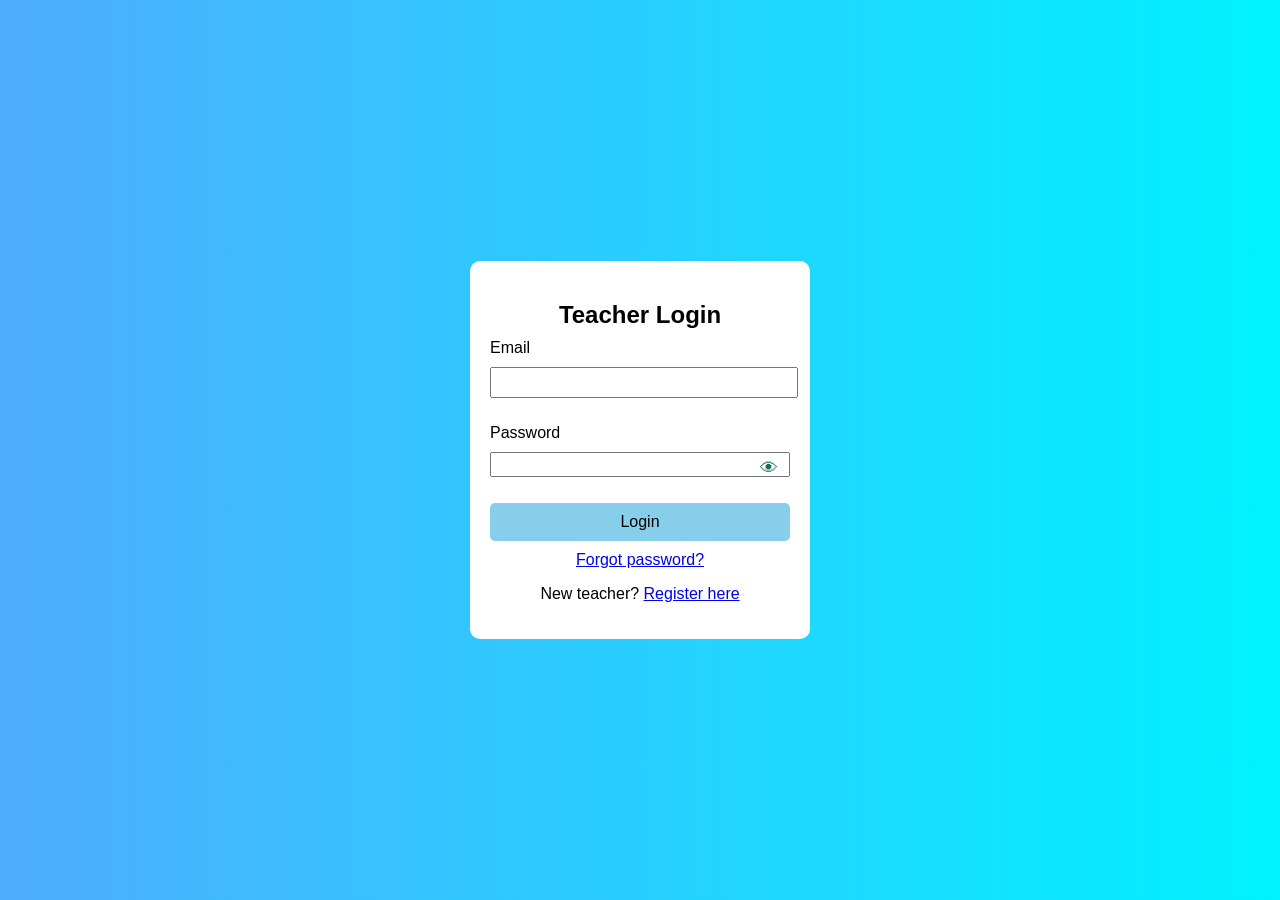
<file: frontend/index.html>
<!DOCTYPE html>
<html lang="en">
<head>
    <meta charset="UTF-8">
    <meta name="viewport" content="width=device-width, initial-scale=1.0">
    <meta http-equiv="refresh" content="0; url=teacher_login.html">
    <title>Attendance Management System</title>
</head>
<body>
    <p>Opening the <a href="teacher_login.html">teacher login</a>...</p>
</body>
</html>
</file>
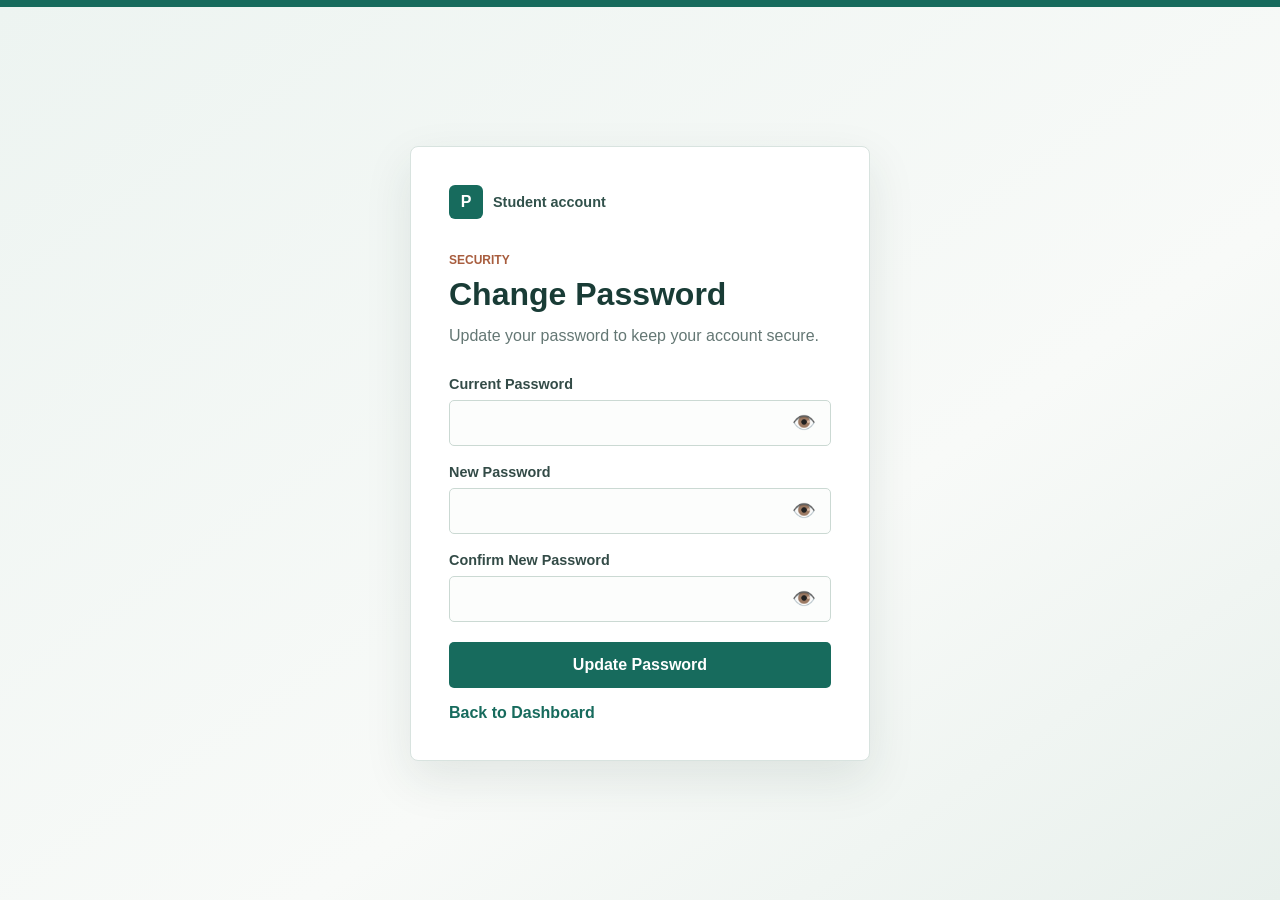
<file: frontend/change_password.html>
<!DOCTYPE html>
<html lang="en">
<head>
    <meta charset="UTF-8">
    <meta name="viewport" content="width=device-width, initial-scale=1.0">
    <title>Change Password</title>
    <link rel="stylesheet" href="student_login_check.css">
    <style>
        body {
            display: grid;
            place-items: center;
            min-height: 100vh;
            margin: 0;
            background: linear-gradient(145deg, #edf4f1, #f8faf8 62%, #e8f0ec);
            padding: 24px;
        }

        .login-shell {
            width: min(100%, 460px);
        }

        .password-control {
            position: relative;
        }

        .password-control input {
            padding-right: 52px;
        }

        .password-toggle {
            position: absolute;
            top: 50%;
            right: 8px;
            transform: translateY(-50%);
            width: 38px;
            height: 38px;
            border: 0;
            border-radius: 8px;
            background: transparent;
            color: #176b5d;
            font-size: 1.2rem;
            cursor: pointer;
        }

        .inline-link {
            display: inline-block;
            margin-top: 16px;
            color: #176b5d;
            font-weight: 600;
            text-decoration: none;
        }

        .status-badge {
            margin-top: 18px;
            padding: 12px 14px;
            border-radius: 10px;
            background: rgba(16, 185, 129, 0.12);
            color: #047857;
            font-weight: 600;
            display: none;
        }
    </style>
</head>
<body>
    <main class="login-shell">
        <div class="brand-row">
            <span class="brand-mark" aria-hidden="true">P</span>
            <span>Student account</span>
        </div>

        <p class="eyebrow">SECURITY</p>
        <h1>Change Password</h1>
        <p class="intro">Update your password to keep your account secure.</p>

        <form action="../backend/student_change_password.php" method="POST">
            <div class="field">
                <label for="old_password">Current Password</label>
                <div class="password-control">
                    <input id="old_password" type="password" name="old_password" autocomplete="current-password" required>
                    <button type="button" class="password-toggle" data-target="old_password" aria-label="Show password">👁️</button>
                </div>
            </div>

            <div class="field">
                <label for="new_password">New Password</label>
                <div class="password-control">
                    <input id="new_password" type="password" name="new_password" autocomplete="new-password" required>
                    <button type="button" class="password-toggle" data-target="new_password" aria-label="Show password">👁️</button>
                </div>
            </div>

            <div class="field">
                <label for="confirm_password">Confirm New Password</label>
                <div class="password-control">
                    <input id="confirm_password" type="password" name="confirm_password" autocomplete="new-password" required>
                    <button type="button" class="password-toggle" data-target="confirm_password" aria-label="Show password">👁️</button>
                </div>
            </div>

            <button class="submit-button" type="submit">Update Password</button>
        </form>

        <a class="inline-link" href="../backend/student_dashboard.php">Back to Dashboard</a>

        <div id="success-message" class="status-badge">Password updated successfully.</div>
    </main>

    <script>
        document.querySelectorAll('.password-toggle').forEach((button) => {
            button.addEventListener('click', () => {
                const input = document.getElementById(button.dataset.target);
                if (!input) return;
                const show = input.type === 'password';
                input.type = show ? 'text' : 'password';
                button.setAttribute('aria-label', show ? 'Hide password' : 'Show password');
                button.textContent = show ? '🙈' : '👁️';
            });
        });

        const params = new URLSearchParams(window.location.search);
        if (params.get('success') === '1') {
            const badge = document.getElementById('success-message');
            if (badge) {
                badge.style.display = 'block';
            }
        }
    </script>
</body>
</html>
</file>
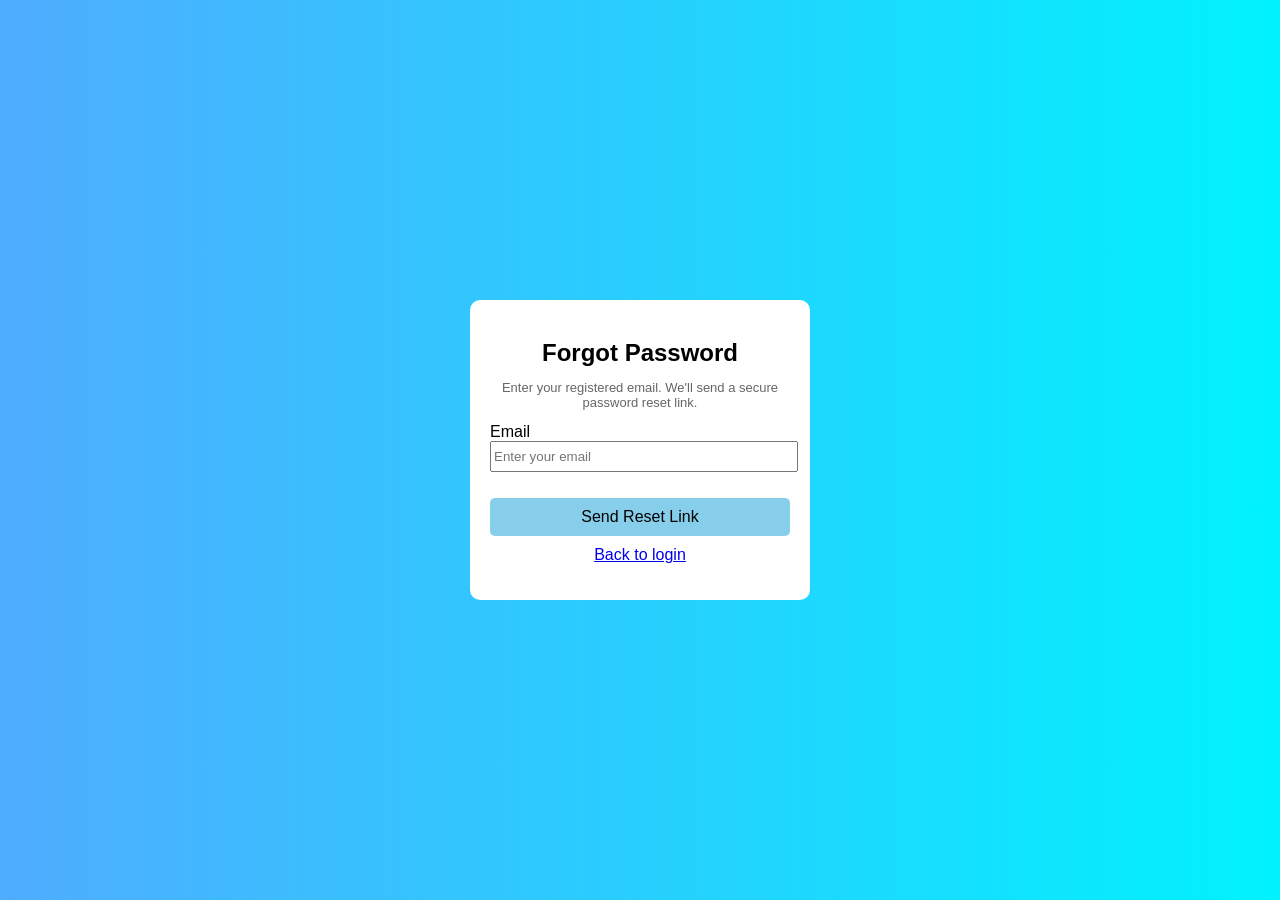
<file: frontend/forget_pass.html>
<!DOCTYPE html>
<html lang="en">
<head>
    <meta charset="UTF-8">
    <title>Forgot Password</title>
    <link rel="stylesheet" href="login.css">
</head>
<body>
    <div class="box">
        <form action="../backend/forgot_password.php" method="POST">
            <h2>Forgot Password</h2>
            <p style="font-size:13px; color:#666; text-align:center;">
                Enter your registered email. We'll send a secure password reset link.
            </p>
            <label>Email</label>
            <input type="email" name="email" placeholder="Enter your email" required><br><br>
            <button type="submit">Send Reset Link</button>
            <p style="text-align:center; margin-top: 10px;">
                <a href="student_login_check.html">Back to login</a>
            </p>
        </form>
    </div>
</body>
</html>
</file>
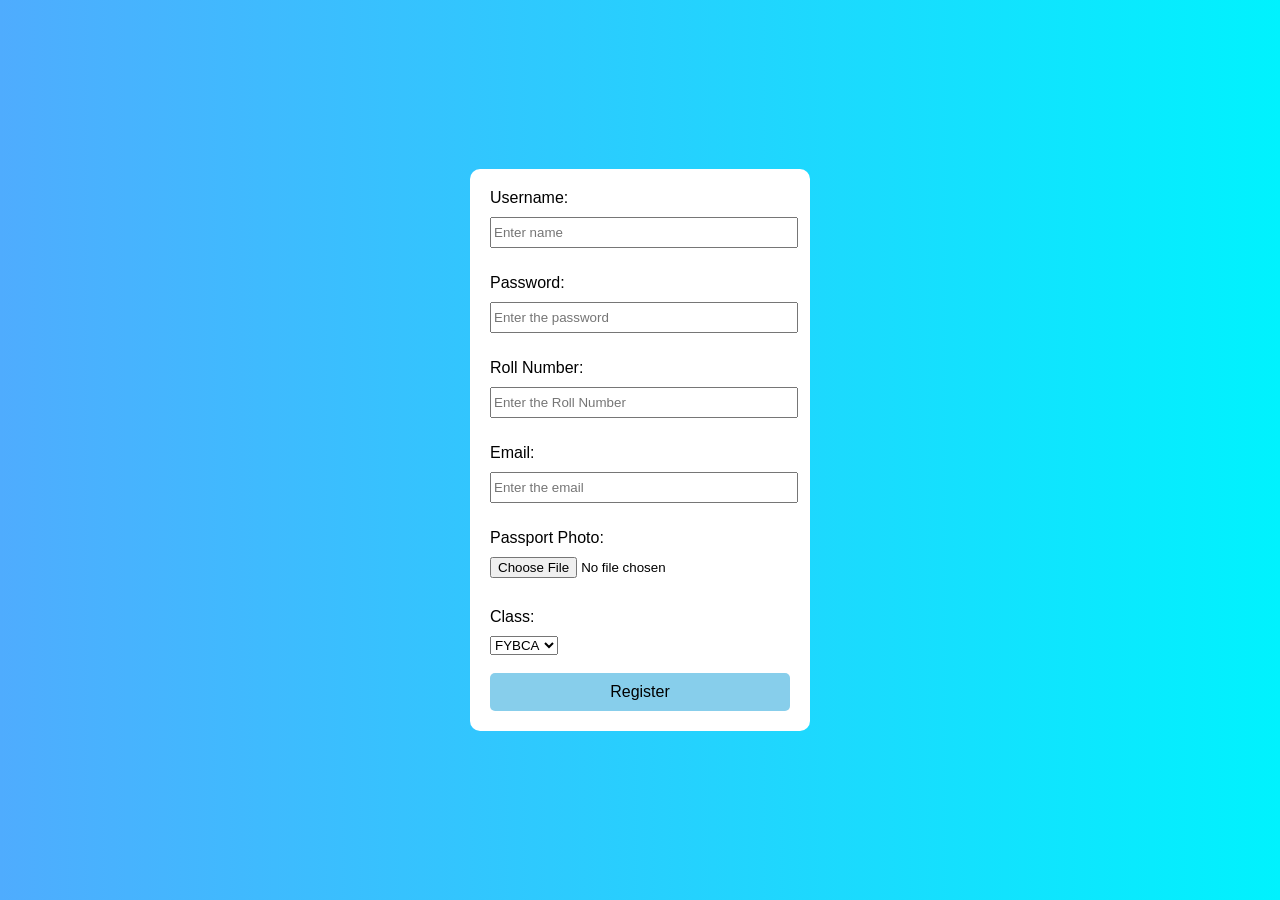
<file: frontend/student_login.html>
<!DOCTYPE html>
<html lang="en">
<head>
    <meta charset="UTF-8">
    <meta name="viewport" content="width=device-width, initial-scale=1.0">
    <title>Document</title>
    <link rel="stylesheet" href="style.css?v=2">
</head>

<body>
    <div class="box">
        
    <form action="../backend/student_database_store.php" method="POST" enctype="multipart/form-data">

        <label>Username:</label>
        <input type="text" name="Username" required placeholder="Enter name"><br><br>
        
        <label>Password:</label>
        <input type="password" name="Password" required placeholder="Enter the password"><br><br>

        <label>Roll Number:</label>
        <input type="number" name="Roll_no" placeholder="Enter the Roll Number" required><br><br>

        <label>Email:</label>
        <input type="email" name="Email" placeholder="Enter the email" required><br><br>

        <label>Passport Photo:</label>
        <input type="file" accept="image/*" name="photo"><br><br>

        <label>Class:</label>
        <select name="Class">
            <option value="FYBCA">FYBCA</option>
            <option value="SYBCA">SYBCA</option>
            <option value="TYBCA">TYBCA</option>
        </select><br><br>

     <button>Register</button>  
    </form>
    </div>
</body>
</html>
</file>
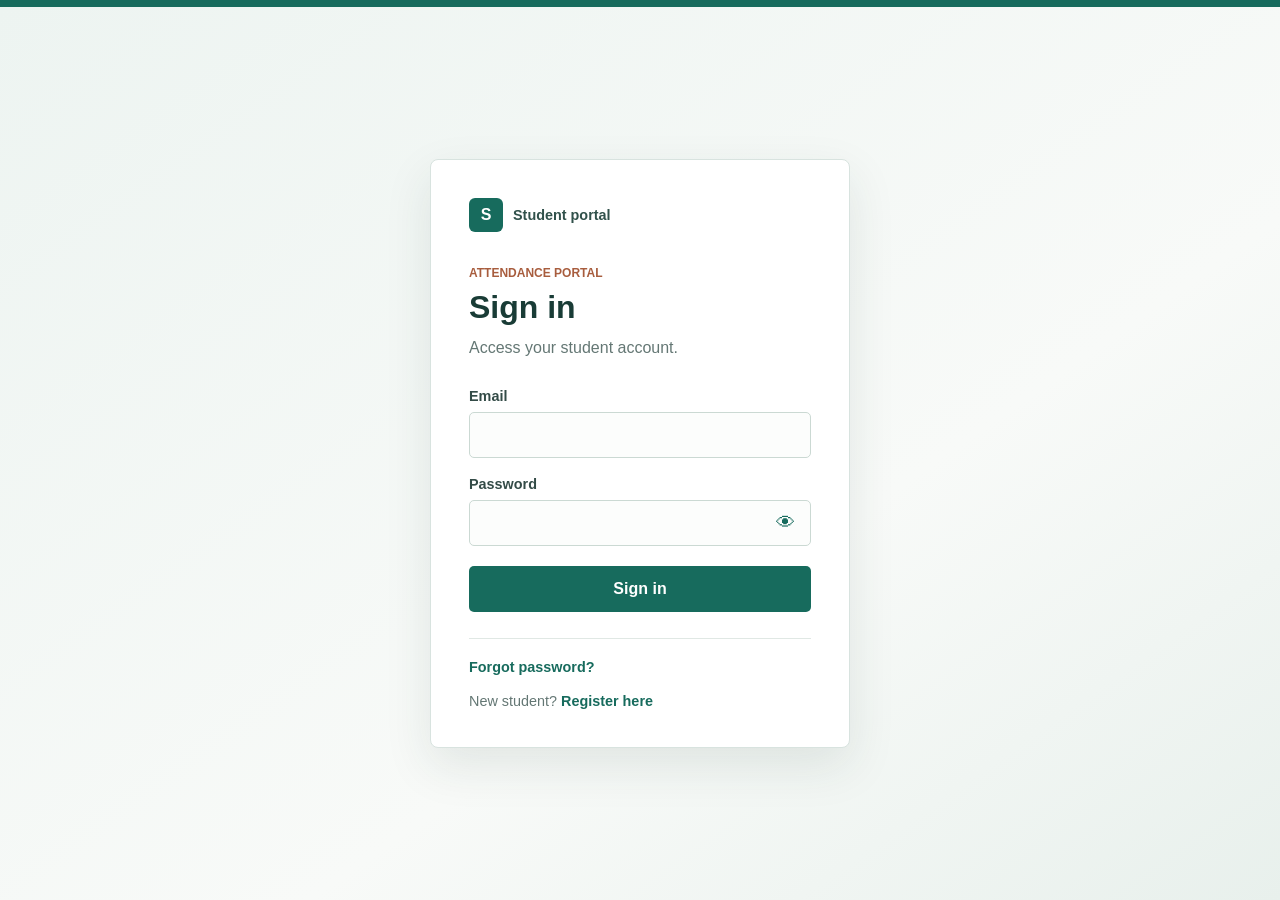
<file: frontend/student_login_check.html>
<!DOCTYPE html>
<html lang="en">
<head>
    <meta charset="UTF-8">
    <meta name="viewport" content="width=device-width, initial-scale=1.0">
    <title>Student Sign In</title>
    <link rel="stylesheet" href="student_login_check.css">
</head>
<body>
    <main class="login-shell">
        <div class="brand-row">
            <span class="brand-mark" aria-hidden="true">S</span>
            <span>Student portal</span>
        </div>

        <p class="eyebrow">ATTENDANCE PORTAL</p>
        <h1>Sign in</h1>
        <p class="intro">Access your student account.</p>

        <p class="error-message" id="login-error" role="alert" hidden></p>

        <form action="../backend/student_login_check.php" method="POST">
            <div class="field">
                <label for="email">Email</label>
                <input id="email" type="email" name="email" autocomplete="email" required>
            </div>

            <div class="field">
                <label for="password">Password</label>
                <div class="password-control">
                    <input id="password" type="password" name="password" autocomplete="current-password" required>
                    <button id="password-toggle" class="password-toggle" type="button" aria-label="Show password" title="Show password" aria-pressed="false"><span aria-hidden="true">&#x1F441;&#xFE0E;</span></button>
                </div>
            </div>

            <button class="submit-button" type="submit">Sign in</button>
        </form>

        <nav class="account-links" aria-label="Account links">
            <a href="forget_pass.html">Forgot password?</a>
            <p class="register-row">New student? <a href="student_login.html">Register here</a></p>
        </nav>
    </main>

    <script src="student_login_check.js" defer></script>
</body>
</html>
</file>
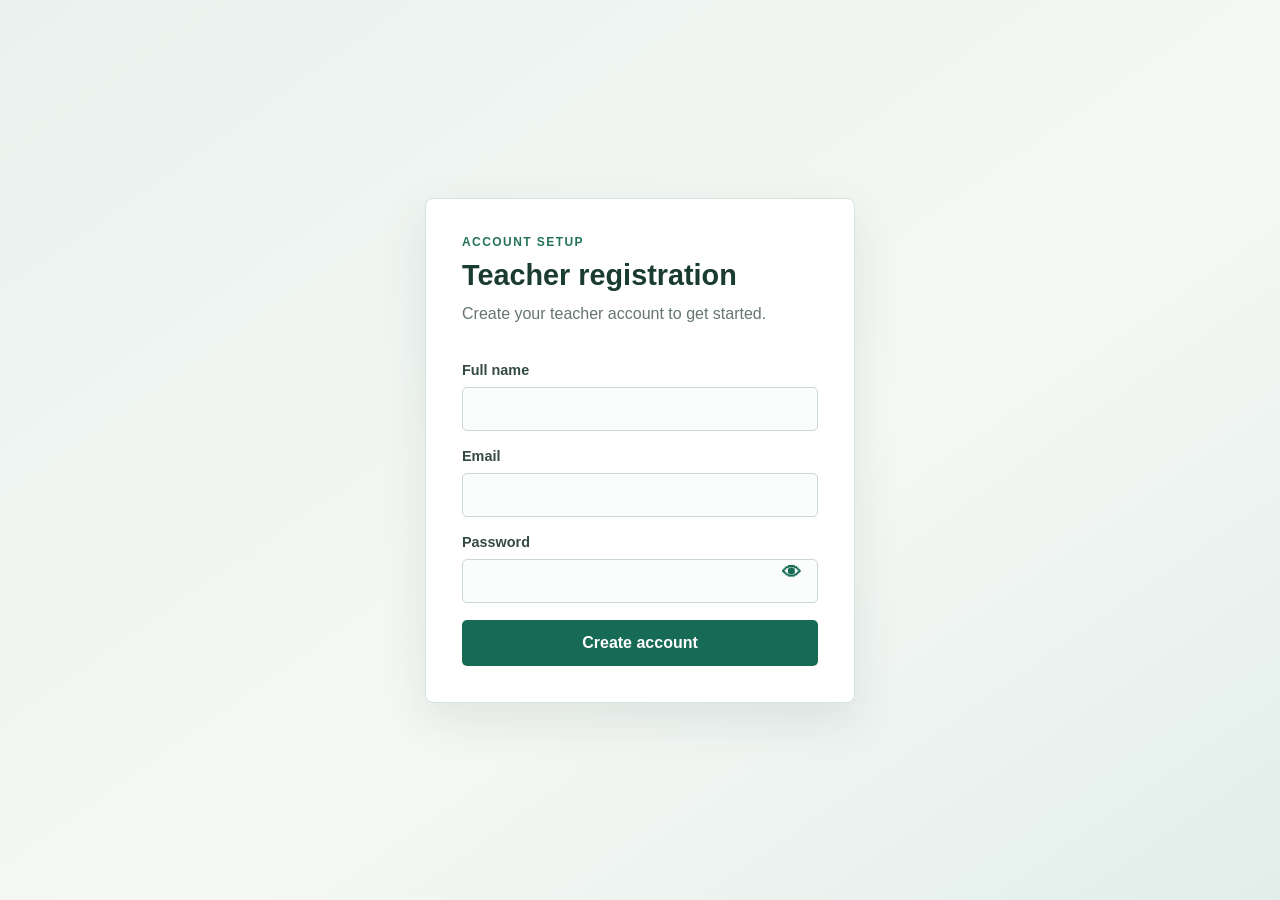
<file: frontend/teacher_data_store.html>
<!DOCTYPE html>
<html lang='en'>
<head>
    <meta charset='utf-8'>
    <meta name='viewport' content='width=device-width, initial-scale=1'>
    <title>Teacher Registration</title>
    <link rel="stylesheet" href="teacher_data_store.css">
</head>
<body>

    <main class="registration">
        <p class="eyebrow">ACCOUNT SETUP</p>
        <h1>Teacher registration</h1>
        <p class="intro">Create your teacher account to get started.</p>

        <form id="registration-form" action="../backend/teacher_data_store.php" method="POST">
            <label for="name">Full name</label>
            <input id="name" type="text" name="name" autocomplete="name" required>

            <label for="email">Email</label>
            <input id="email" type="email" name="email" autocomplete="email" required>

            <label for="password">Password</label>
            <div class="password-field">
                <input id="password" type="password" name="password" autocomplete="new-password" minlength="8" required>
                <button id="password-toggle" class="password-toggle" type="button" aria-label="Show password" title="Show password" aria-pressed="false"><span aria-hidden="true">&#x1F441;&#xFE0E;</span></button>
            </div>

            <button type="submit">Create account</button>
        </form>
    </main>

    <script src="teacher_data_store.js" defer></script>
    
</body>
</html>
</file>
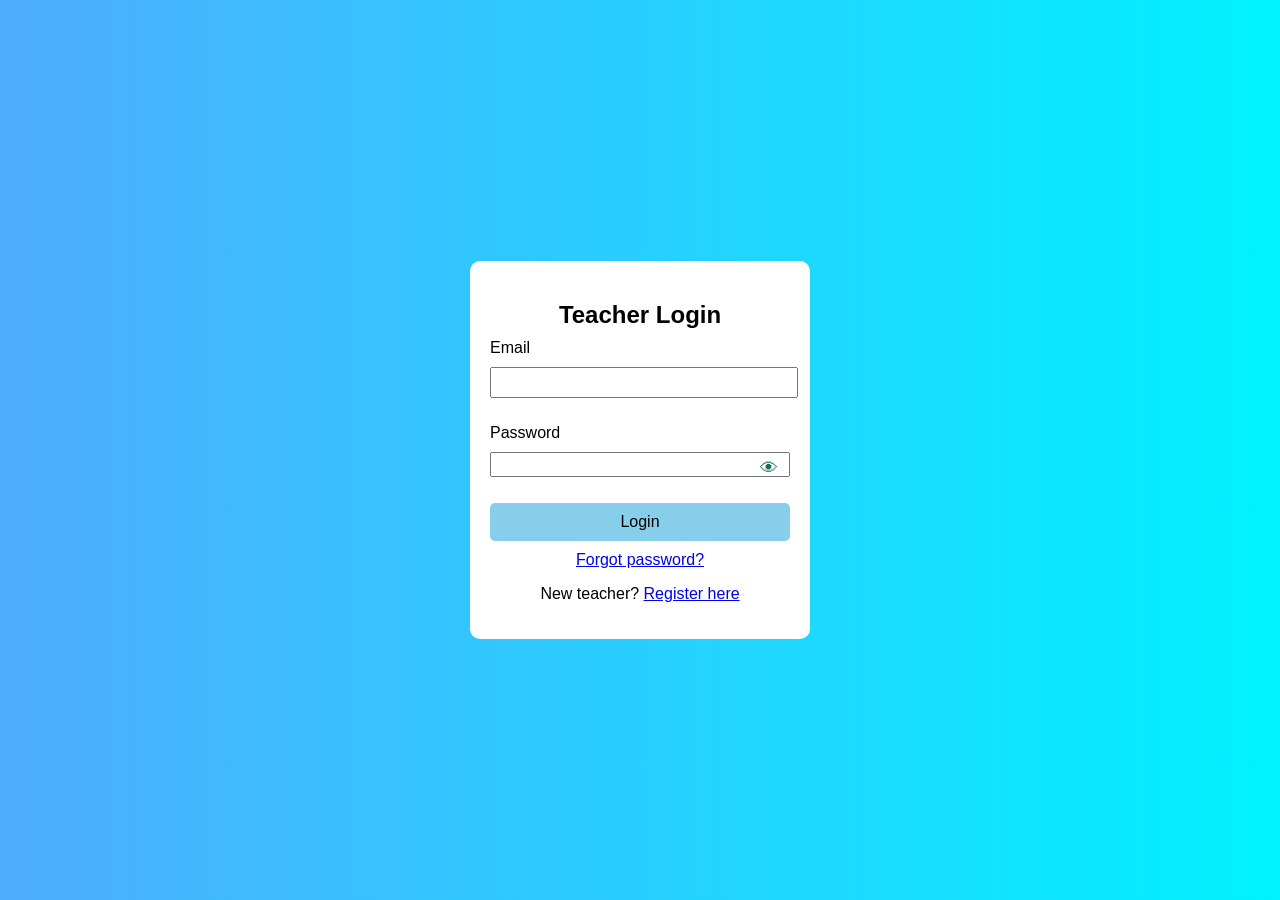
<file: frontend/teacher_login.html>
<!DOCTYPE html>
<html lang="en">
<head>
    <meta charset="UTF-8">
    <meta name="viewport" content="width=device-width, initial-scale=1.0">
    <title>Document</title>
    <link rel="stylesheet" href="login.css?v=3">
</head>
<body>
<div class="box"> 
    <form action="../backend/login_check_teacher.php" method="POST">

        <h2>Teacher Login</h2>

        <p id="login-error" class="login-error" role="alert" hidden></p>

        <lable>Email</lable>
            <input type="email" name="email" required><br><br>

        <lable>Password</lable>
            <div class="password-control">
                <input id="password" type="password" name="password" autocomplete="current-password" required>
                <button id="password-toggle" class="password-toggle" type="button" aria-label="Show password" title="Show password" aria-pressed="false"><span aria-hidden="true">&#x1F441;&#xFE0E;</span></button>
            </div><br>

            <button>Login</button>

            <p style="text-align:center; margin-top:10px;">
                <a href="forget_pass.html">Forgot password?</a>
            </p>
            <p style="text-align:center; margin-top:10px;">
                New teacher? <a href="teacher_data_store.html">Register here</a>
            </p>
    </form>
</div>
<script>
    const loginErrors = {
        wrong_password: "Password is incorrect. Please try again.",
        invalid_login: "Incorrect email or password. Please check your details and try again."
    };
    const errorCode = new URLSearchParams(window.location.search).get("error");
    if (loginErrors[errorCode]) {
        const errorMessage = document.getElementById("login-error");
        errorMessage.textContent = loginErrors[errorCode];
        errorMessage.hidden = false;
    }

    const password = document.getElementById("password");
    const passwordToggle = document.getElementById("password-toggle");
    passwordToggle.addEventListener("click", function () {
        const showPassword = password.type === "password";
        const label = showPassword ? "Hide password" : "Show password";

        password.type = showPassword ? "text" : "password";
        passwordToggle.setAttribute("aria-label", label);
        passwordToggle.title = label;
        passwordToggle.setAttribute("aria-pressed", String(showPassword));
    });
</script>
</body>
</html>
</file>
<file: frontend/student_login_check.css>
:root {
    color-scheme: light;
    font-family: "Segoe UI", Tahoma, sans-serif;
    color: #1d3335;
    background: #f1f6f4;
}

* {
    box-sizing: border-box;
}

body {
    display: grid;
    min-height: 100vh;
    margin: 0;
    padding: 24px;
    place-items: center;
    border-top: 7px solid #176b5d;
    background: linear-gradient(145deg, #edf4f1, #f8faf8 62%, #e8f0ec);
}

.login-shell {
    width: min(100%, 420px);
    padding: 38px;
    border: 1px solid #d8e3df;
    border-radius: 8px;
    background: #fff;
    box-shadow: 0 18px 48px rgba(25, 57, 51, 0.1);
}

.brand-row {
    display: flex;
    align-items: center;
    gap: 10px;
    margin-bottom: 34px;
    color: #31514b;
    font-size: 0.9rem;
    font-weight: 700;
}

.brand-mark {
    display: grid;
    width: 34px;
    aspect-ratio: 1;
    place-items: center;
    border-radius: 6px;
    background: #176b5d;
    color: #fff;
    font-size: 1rem;
}

.eyebrow {
    margin: 0 0 8px;
    color: #a85d3e;
    font-size: 0.75rem;
    font-weight: 700;
}

h1 {
    margin: 0;
    color: #193c36;
    font-size: 2rem;
    line-height: 1.2;
}

.intro {
    margin: 10px 0 28px;
    color: #647774;
    line-height: 1.5;
}

.error-message {
    margin: -10px 0 22px;
    padding: 12px 14px;
    border: 1px solid #e9b8ae;
    border-left: 4px solid #b74335;
    border-radius: 5px;
    background: #fff4f1;
    color: #872d25;
    font-size: 0.9rem;
    line-height: 1.45;
}

form {
    display: grid;
    gap: 18px;
}

.field {
    display: grid;
    gap: 8px;
}

label {
    color: #334b47;
    font-size: 0.9rem;
    font-weight: 600;
}

input {
    width: 100%;
    min-height: 46px;
    padding: 11px 12px;
    border: 1px solid #cbd9d3;
    border-radius: 5px;
    background: #fcfdfc;
    color: #1d3335;
    font: inherit;
}

input:focus {
    border-color: #176b5d;
    outline: 3px solid rgba(23, 107, 93, 0.14);
}

.password-control {
    position: relative;
}

.password-control input {
    padding-right: 56px;
}

.password-toggle {
    position: absolute;
    top: 50%;
    right: 6px;
    display: grid;
    width: 40px;
    min-height: 40px;
    padding: 0;
    transform: translateY(-50%);
    place-items: center;
    border: 0;
    border-radius: 4px;
    background: transparent;
    color: #176b5d;
    font: inherit;
    font-size: 1.2rem;
    cursor: pointer;
}

.password-toggle:hover {
    background: #edf5f1;
}

button:focus-visible,
a:focus-visible {
    outline: 3px solid #8bcab5;
    outline-offset: 3px;
}

.submit-button {
    min-height: 46px;
    margin-top: 2px;
    border: 0;
    border-radius: 5px;
    background: #176b5d;
    color: #fff;
    font: inherit;
    font-weight: 700;
    cursor: pointer;
    transition: background-color 140ms ease;
}

.submit-button:hover {
    background: #125548;
}

.account-links {
    display: grid;
    gap: 18px;
    margin-top: 26px;
    padding-top: 20px;
    border-top: 1px solid #e0e8e4;
    font-size: 0.9rem;
}

.account-links a {
    color: #176b5d;
    font-weight: 600;
    text-decoration: none;
}

.account-links a:hover {
    text-decoration: underline;
}

.register-row {
    margin: 0;
    color: #647774;
}

@media (max-width: 480px) {
    body {
        padding: 18px;
    }

    .login-shell {
        padding: 30px 24px;
    }

    .brand-row {
        margin-bottom: 28px;
    }
}
</file>
<file: frontend/login.css>
body 
{
background:linear-gradient(to right, #4facfe, #00f2fe);
color:black;
font-family:Arial;
margin:0;
height:100vh;

display:flex;
justify-content:center;
align-items:center;
}
h2
{
    margin-bottom:10px;
    align-items:center;
    justify-content:center;
    display:flex;
}
.box
{
    background-color:white;
    width:300px;
    height:auto;
    padding:20px;
    border-radius:10px;
}
.login-error
{
    color:#b42318;
    background:#fef3f2;
    border:1px solid #fecdca;
    border-radius:4px;
    padding:8px;
    margin:0 0 12px;
    text-align:center;
    font-weight:700;
}
button
{
    width:100%;
    background-color:skyblue;
    color:black;
    padding:10px 20px;
    border:none;
    border-radius:5px;
    font-size:16px;
    cursor:point;
}
button:hover
{
    background:#008cdd;
}
input
{
    width:100%;
    height:25px;
    margin-bottom:8px;
    
}
.password-control
{
    position:relative;
}
.password-control input
{
    box-sizing:border-box;
    padding-right:42px;
}
button.password-toggle
{
    position:absolute;
    z-index:1;
    top:50%;
    right:4px;
    display:grid;
    width:34px;
    height:34px;
    padding:0;
    transform:translateY(-50%);
    place-items:center;
    border:0;
    border-radius:50%;
    background:transparent;
    color:#176b5d;
    font-size:18px;
    line-height:1;
    cursor:pointer;
}
button.password-toggle:hover
{
    background:#edf5f1;
}
lable
{
    display: block;
    margin-bottom: 10px;
}
</file>
<file: frontend/style.css>
body 
{
background:linear-gradient(to right, #4facfe, #00f2fe);
color:black;
font-family:Arial;
margin:0;
height:100vh;

display:flex;
justify-content:center;
align-items:center;
}
h2
{
    margin-bottom:10px;
    align-items:center;
    justify-content:center;
    display:flex;
}
.box
{
    background-color:white;
    width:300px;
    height:auto;
    padding:20px;
    border-radius:10px;
}
button
{
    width:100%;
    background-color:skyblue;
    color:black;
    padding:10px 20px;
    border:none;
    border-radius:5px;
    font-size:16px;
    cursor:point;
}
button:hover
{
    background:#008cdd;
}
input
{
    width:100%;
    height:25px;
    margin-bottom:8px;
    
}
label
{
    display: block;
    margin-bottom: 10px;
}
</file>
<file: frontend/teacher_data_store.css>
:root {
    color-scheme: light;
    font-family: "Segoe UI", Tahoma, sans-serif;
    color: #20332f;
    background: #edf3f0;
}

* {
    box-sizing: border-box;
}

body {
    display: grid;
    min-height: 100vh;
    margin: 0;
    padding: 24px;
    place-items: center;
    background: linear-gradient(145deg, #e9f2ee, #f6f8f5 58%, #e1eeea);
}

.registration {
    width: min(100%, 430px);
    padding: 36px;
    border: 1px solid #d6e3dd;
    border-radius: 8px;
    background: #fff;
    box-shadow: 0 18px 48px rgba(32, 67, 56, 0.1);
}

.eyebrow {
    margin: 0 0 10px;
    color: #24745b;
    font-size: 0.75rem;
    font-weight: 700;
    letter-spacing: 0.12em;
}

h1 {
    margin: 0;
    color: #193b32;
    font-size: 1.8rem;
}

.intro {
    margin: 10px 0 28px;
    color: #65756f;
    line-height: 1.5;
}

form {
    display: grid;
    gap: 9px;
}

label {
    margin-top: 8px;
    color: #344a43;
    font-size: 0.9rem;
    font-weight: 600;
}

input {
    width: 100%;
    min-height: 44px;
    padding: 10px 12px;
    border: 1px solid #cbd8d2;
    border-radius: 5px;
    background: #fbfdfc;
    color: #20332f;
    font: inherit;
}

input:focus {
    border-color: #24745b;
    outline: 3px solid rgba(36, 116, 91, 0.15);
}

.password-field {
    position: relative;
}

.password-field input {
    padding-right: 58px;
    padding-left: 12px;
}

button {
    min-height: 46px;
    margin-top: 8px;
    border: 0;
    border-radius: 5px;
    background: #176b54;
    color: #fff;
    font: inherit;
    font-weight: 700;
    cursor: pointer;
}

button:hover {
    background: #125640;
}

button:focus-visible {
    outline: 3px solid #8bcbb3;
    outline-offset: 3px;
}

.password-toggle {
    position: absolute;
    top: 50%;
    right: 8px;
    display: grid;
    width: 38px;
    min-height: 38px;
    margin: 0;
    padding: 0;
    transform: translateY(-50%);
    background: transparent;
    color: #176b54;
    font-size: 1.2rem;
}

.password-toggle:hover {
    background: #e8f3ee;
}

@media (max-width: 480px) {
    body {
        padding: 16px;
    }

    .registration {
        padding: 28px 22px;
    }
}
</file>
